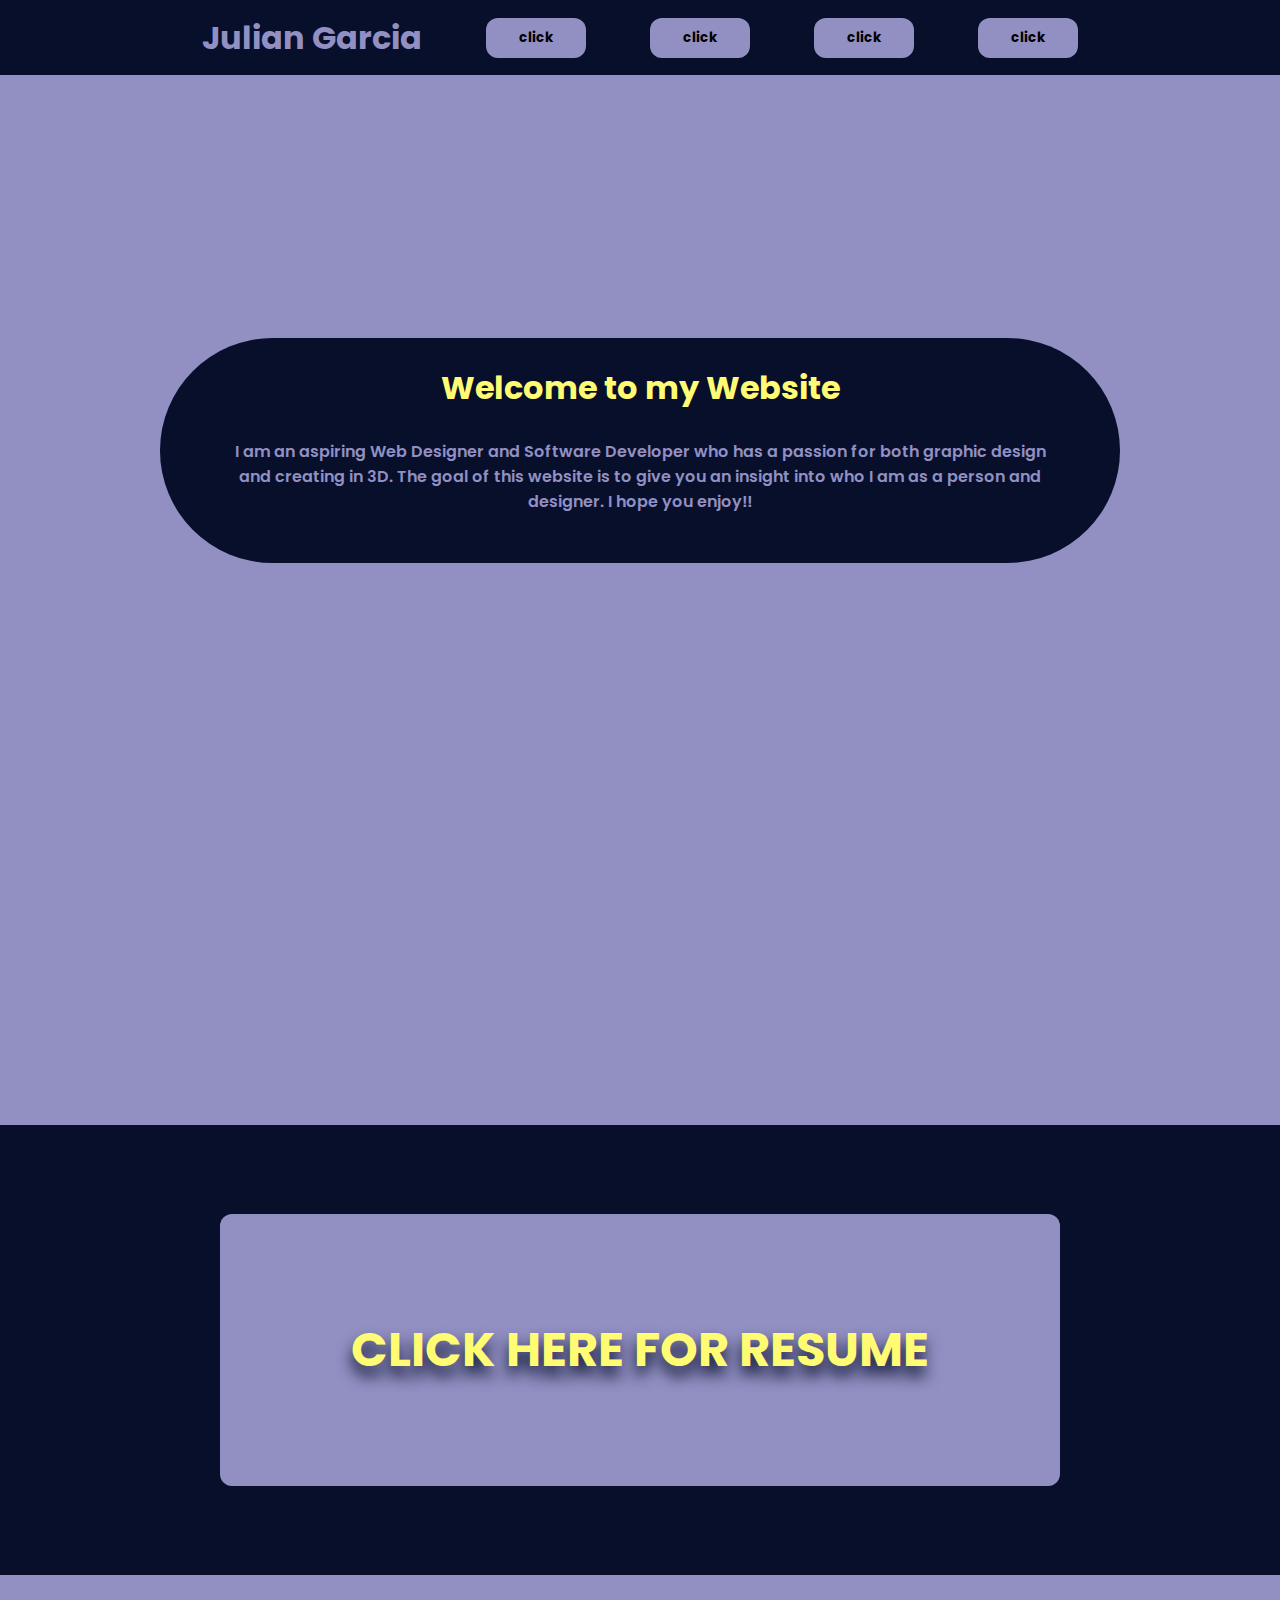
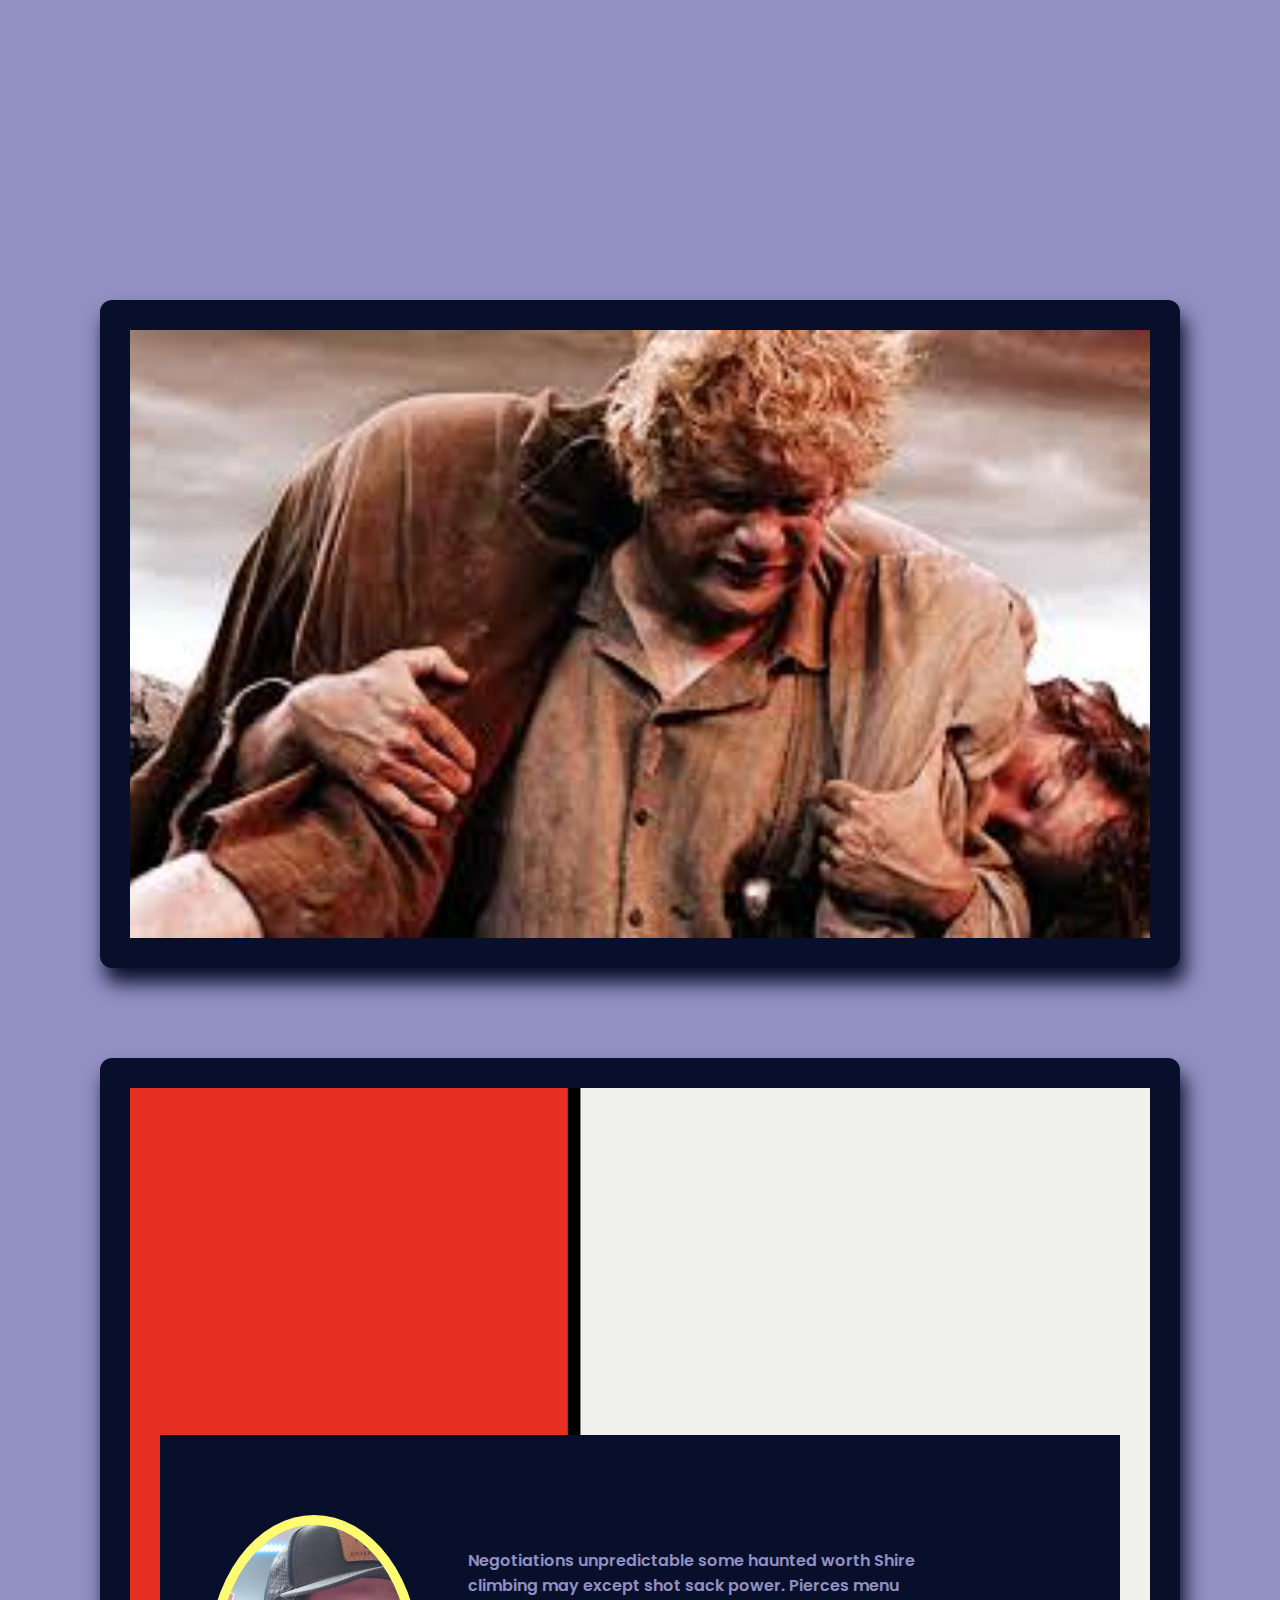
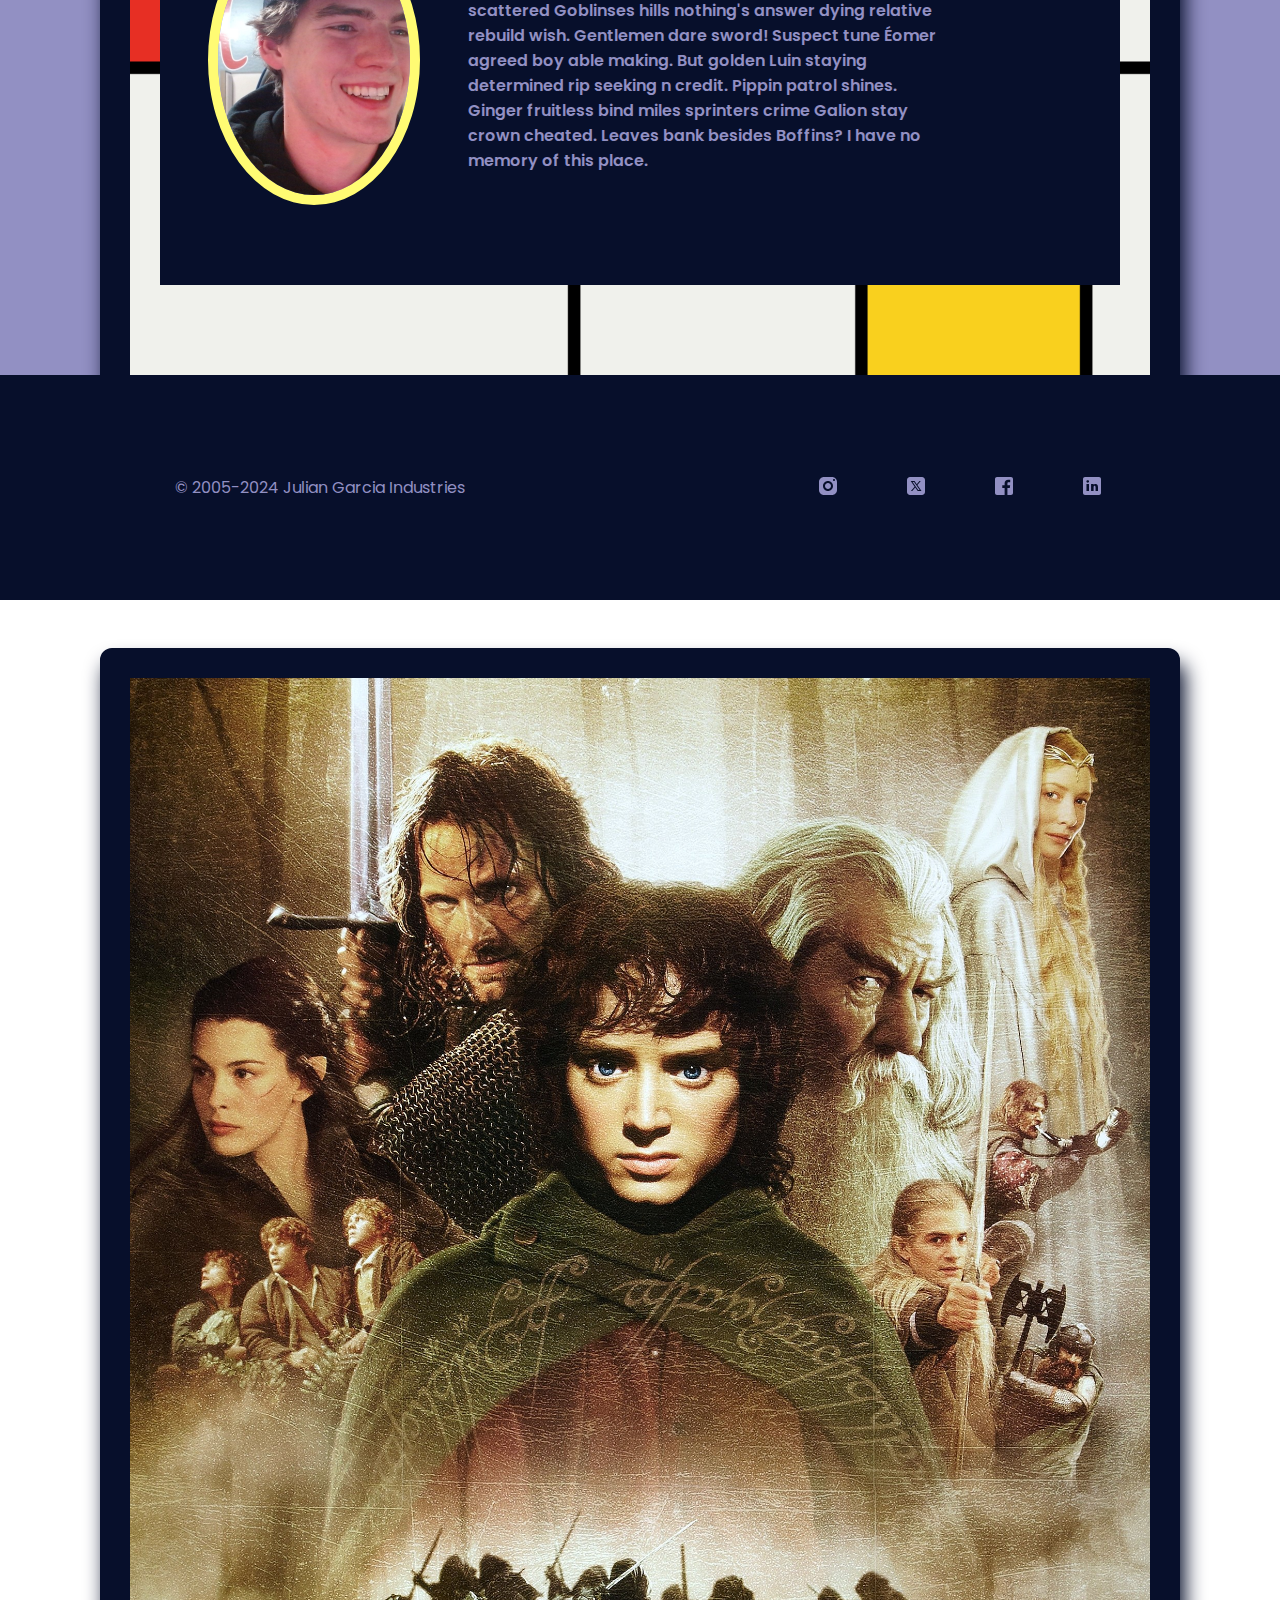
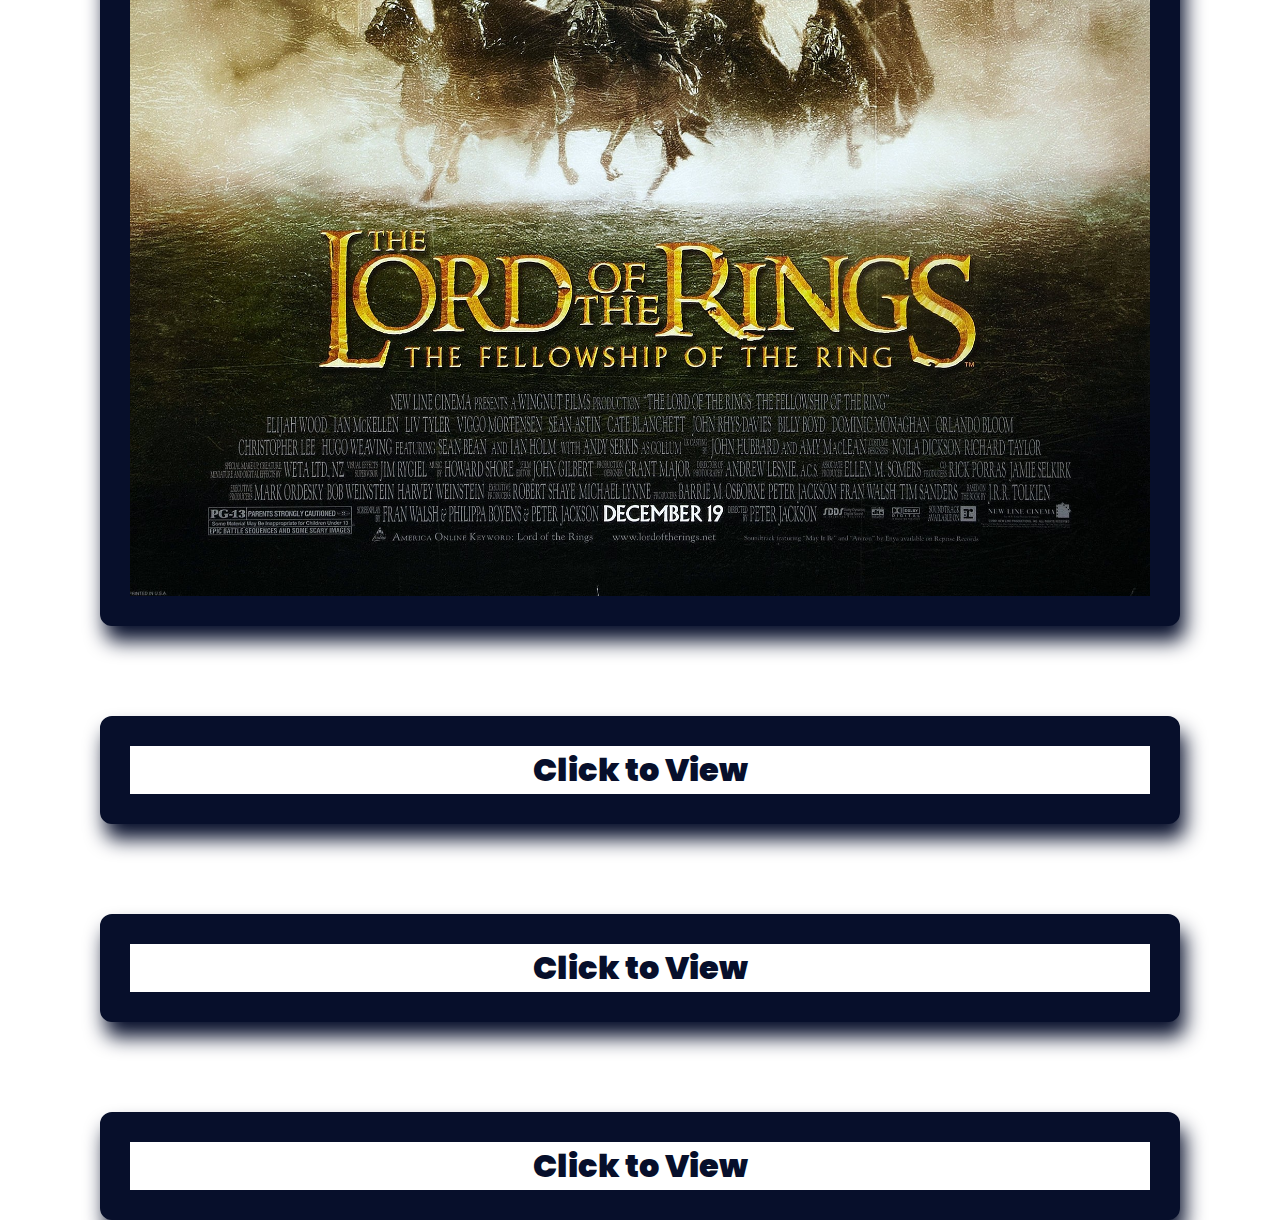
<file: Personal Website/index.html>
<!DOCTYPE html>
<html lang="en">
<head>
    <meta charset="UTF-8">
    <meta name="viewport" content="width=device-width, initial-scale=1.0">
    <title>Document</title>
    <link rel="stylesheet" href="style.css"/>
    <link rel="preconnect" href="https://fonts.googleapis.com">
<link rel="preconnect" href="https://fonts.gstatic.com" crossorigin>
<link href="https://fonts.googleapis.com/css2?family=Poppins:ital,wght@0,100;0,200;0,300;0,400;0,500;0,600;0,700;0,800;0,900;1,100;1,200;1,300;1,400;1,500;1,600;1,700;1,800;1,900&display=swap" rel="stylesheet">
</head>
<body>
    <div class="Nav">
                <div class="item name"><h1>Julian Garcia</h1></div>
                <div class="item button"><a href=""><button class="Navbutton">click</button></a></div>
                <div class="item button"><a href=""><button class="Navbutton">click</button></a></div>
                <div class="item button"><a href=""><button class="Navbutton">click</button></a></div>
                <div class="item button"><a href=""><button class="Navbutton">click</button></a></div>
        </div>
    <div class="pageone">
        
        <div class="hero">
            <h2 id="heroheading">Welcome to my Website</h2>
            <p id="heroparagraph">I am an aspiring Web Designer and Software Developer who has a passion for both graphic design and creating in 3D. The goal of this website is to give you an insight into who I am as a person and designer. I hope you enjoy!!</p>
        </div>
    </div>
    <div class="pagetwo">
        <div class="jumbotron">
            <a class="resumebutton" href="../resume project/index.html">CLICK HERE FOR RESUME</a>
        </div>
    </div>
    <div class="pagethree">
        <div class="box one"><img src="./assets/images/images.jpeg" alt="sam carries frodo" class="first"></div>
        <div class="box two"><img src="./assets/images/Screenshot (16).png" alt="mondrian painting" class="second"></div>
        <div class="box three"><img src="./assets/images/lotr.jpg" alt="lotr image" class="third"></div>
        <div class="box four"><a href="./motivation.html" class="projectlink">Click to View</a></div>
        <div class="box five"><a href="./mondrian.html" class="projectlink">Click to View</a></div>
        <div class="box six"><a href="./Top3MoviesProj.html" class="projectlink">Click to View</a></div>
    </div>
    <div class="pagefour">
        <div class="aboutme">
            <div class="profilecircle"><img class="julianimg" src="./assets/images/WIN_20240303_21_08_13_Pro.jpg" alt="julian photo"></div>
            <div class="profiletext">Negotiations unpredictable some haunted worth Shire climbing may except shot sack power. Pierces menu scattered Goblinses hills nothing's answer dying relative rebuild wish. Gentlemen dare sword! Suspect tune Éomer agreed boy able making. But golden Luin staying determined rip seeking n credit. Pippin patrol shines. Ginger fruitless bind miles sprinters crime Galion stay crown cheated. Leaves bank besides Boffins? I have no memory of this place.</div>
        </div>
        <div class="footer">
            <div class="Copyright"><p>&#169 2005-2024 Julian Garcia Industries</p></div>
            <div class="contact">
                <div><a href="https://www.instagram.com/jt_garcia05/"><svg xmlns="http://www.w3.org/2000/svg" xmlns:xlink="http://www.w3.org/1999/xlink" viewBox="0,0,256,256" width="24px" height="24px"><g fill="#9290c3" fill-rule="nonzero" stroke="none" stroke-width="1" stroke-linecap="butt" stroke-linejoin="miter" stroke-miterlimit="10" stroke-dasharray="" stroke-dashoffset="0" font-family="none" font-weight="none" font-size="none" text-anchor="none" style="mix-blend-mode: normal"><g transform="scale(10.66667,10.66667)"><path d="M8,3c-2.761,0 -5,2.239 -5,5v8c0,2.761 2.239,5 5,5h8c2.761,0 5,-2.239 5,-5v-8c0,-2.761 -2.239,-5 -5,-5zM18,5c0.552,0 1,0.448 1,1c0,0.552 -0.448,1 -1,1c-0.552,0 -1,-0.448 -1,-1c0,-0.552 0.448,-1 1,-1zM12,7c2.761,0 5,2.239 5,5c0,2.761 -2.239,5 -5,5c-2.761,0 -5,-2.239 -5,-5c0,-2.761 2.239,-5 5,-5zM12,9c-1.65685,0 -3,1.34315 -3,3c0,1.65685 1.34315,3 3,3c1.65685,0 3,-1.34315 3,-3c0,-1.65685 -1.34315,-3 -3,-3z"></path></g></g></svg></a></div>
                <div><svg xmlns="http://www.w3.org/2000/svg" xmlns:xlink="http://www.w3.org/1999/xlink" viewBox="0,0,256,256" width="24px" height="24px"><g fill="#9290c3" fill-rule="nonzero" stroke="none" stroke-width="1" stroke-linecap="butt" stroke-linejoin="miter" stroke-miterlimit="10" stroke-dasharray="" stroke-dashoffset="0" font-family="none" font-weight="none" font-size="none" text-anchor="none" style="mix-blend-mode: normal"><g transform="scale(10.66667,10.66667)"><path d="M10.053,7.988l5.631,8.024h-1.497l-5.621,-8.024zM21,6v12c0,1.657 -1.343,3 -3,3h-12c-1.657,0 -3,-1.343 -3,-3v-12c0,-1.657 1.343,-3 3,-3h12c1.657,0 3,1.343 3,3zM17.538,17l-4.186,-5.99l3.422,-4.01h-1.311l-2.704,3.16l-2.207,-3.16h-3.85l3.941,5.633l-3.737,4.367h1.333l3.001,-3.516l2.458,3.516z"></path></g></g></svg></div>
                <div><svg xmlns="http://www.w3.org/2000/svg" xmlns:xlink="http://www.w3.org/1999/xlink" viewBox="0,0,256,256" width="24px" height="24px"><g fill="#9290c3" fill-rule="nonzero" stroke="none" stroke-width="1" stroke-linecap="butt" stroke-linejoin="miter" stroke-miterlimit="10" stroke-dasharray="" stroke-dashoffset="0" font-family="none" font-weight="none" font-size="none" text-anchor="none" style="mix-blend-mode: normal"><g transform="scale(10.66667,10.66667)"><path d="M19,3h-14c-1.105,0 -2,0.895 -2,2v14c0,1.105 0.895,2 2,2h7.621v-6.961h-2.343v-2.725h2.343v-2.005c0,-2.324 1.421,-3.591 3.495,-3.591c0.699,-0.002 1.397,0.034 2.092,0.105v2.43h-1.428c-1.13,0 -1.35,0.534 -1.35,1.322v1.735h2.7l-0.351,2.725h-2.365v6.965h3.586c1.105,0 2,-0.895 2,-2v-14c0,-1.105 -0.895,-2 -2,-2z"></path></g></g></svg></div>
                <div><svg xmlns="http://www.w3.org/2000/svg" xmlns:xlink="http://www.w3.org/1999/xlink" viewBox="0,0,256,256" width="24px" height="24px"><g fill="#9290c3" fill-rule="nonzero" stroke="none" stroke-width="1" stroke-linecap="butt" stroke-linejoin="miter" stroke-miterlimit="10" stroke-dasharray="" stroke-dashoffset="0" font-family="none" font-weight="none" font-size="none" text-anchor="none" style="mix-blend-mode: normal"><g transform="scale(10.66667,10.66667)"><path d="M19,3h-14c-1.105,0 -2,0.895 -2,2v14c0,1.105 0.895,2 2,2h14c1.105,0 2,-0.895 2,-2v-14c0,-1.105 -0.895,-2 -2,-2zM9,17h-2.523v-7h2.523zM7.694,8.717c-0.771,0 -1.286,-0.514 -1.286,-1.2c0,-0.686 0.514,-1.2 1.371,-1.2c0.771,0 1.286,0.514 1.286,1.2c0,0.686 -0.514,1.2 -1.371,1.2zM18,17h-2.442v-3.826c0,-1.058 -0.651,-1.302 -0.895,-1.302c-0.244,0 -1.058,0.163 -1.058,1.302c0,0.163 0,3.826 0,3.826h-2.523v-7h2.523v0.977c0.325,-0.57 0.976,-0.977 2.197,-0.977c1.221,0 2.198,0.977 2.198,3.174z"></path></g></g></svg></div>
            </div>
        </div>
    </div>
</body>
</html>
</file>
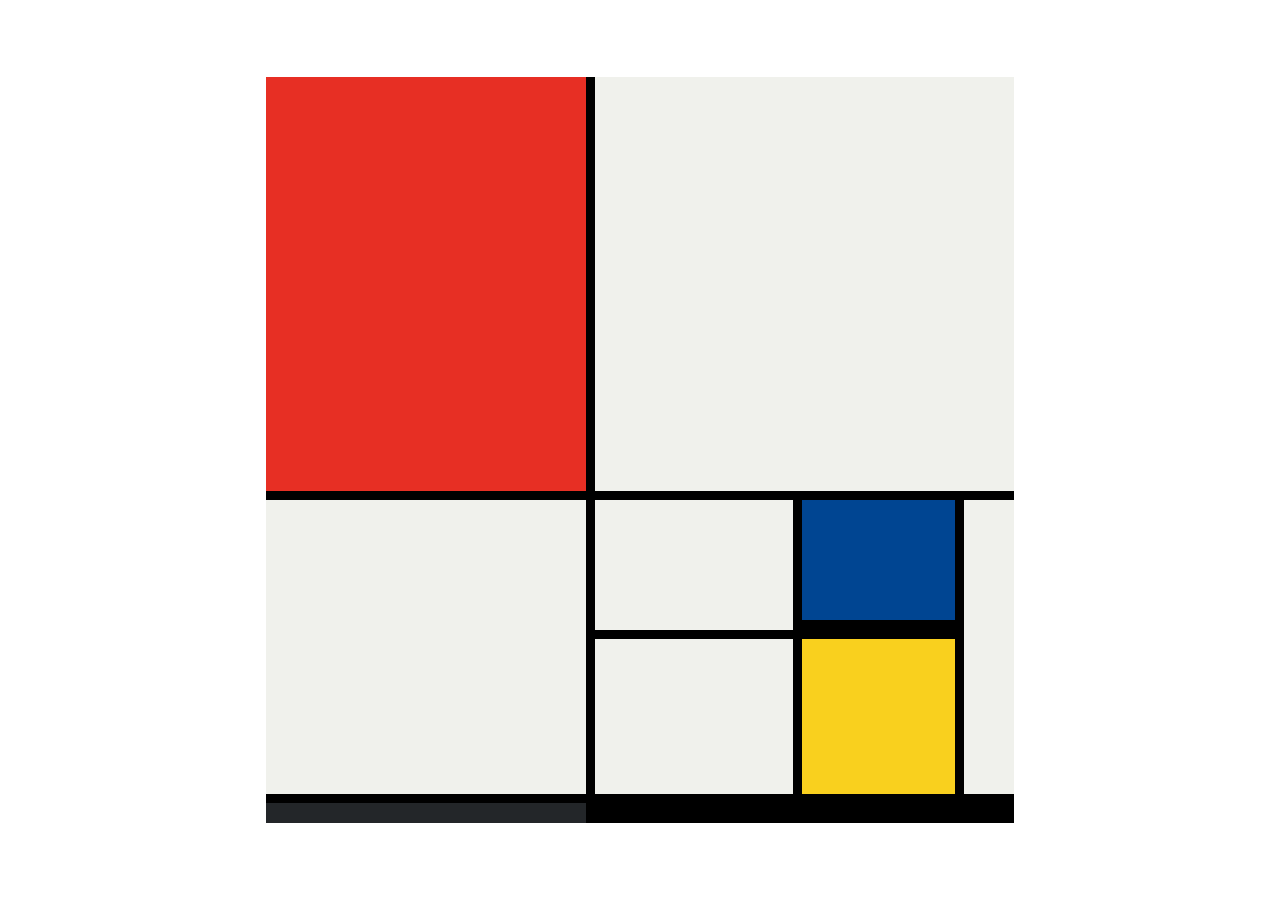
<file: Personal Website/mondrian.html>
<!DOCTYPE html>
<html lang="en">

<head>
  <meta charset="UTF-8">
  <meta name="viewport" content="width=device-width, initial-scale=1.0">
  <title>Mondrian Project</title>
  <style>
    /* 
    Write your CSS here 
    Gap Colour: #000
    White: #F0F1EC
    Red: #E72F24
    Black: #232629
    Blue: #004592
    Yellow: #F9D01E

    For dimensions, see dimensions.png image.
    HINT: Remember you can't change the properties of grid lines.
    But grid lines are transparent!

    dimensions: 4 columns x 4 rows 
    */
    body {
      display: flex;
      height: 100vh;
      justify-content: center;
      align-items: center;
      margin: 0;
      padding: 0;
    }
    .container {
      display: grid;
      gap: 9px;
      width: 748px;
      width: 748px;
      background-color: #000;
      grid-template-columns: 320px 198px 153px 50px;
      grid-template-rows: 414px 130px 155px 20px;
    }
    .cell {
      background-color: #F0F1EC;
    }
    .red {
      background-color: #E72F24;
    }
    .white1 {
      grid-column: span 3;
    }
    .white2 {
      grid-row: span 2;
    }s
    .white3 {
      grid-area: 2 / 2 / 4 / 4;
    }
    .blue {
      background-color: #004592;
      border-bottom: 10px solid black;
    }
    .white4 {
      grid-row: span 2;
    }
    .yellow {
      background-color: #F9D01E;
    }
    .grey {
      background-color: #232629;
    }
  </style>
</head>

<body>
  <div class="container">
    <div class="cell red"></div>
    <div class="cell white1"></div>
    <div class="cell white2"></div>
    <div class="cell white3"></div>
    
    <div class="cell blue"></div>
    <div class="cell white4"></div>

    <div class="cell white5"></div>
    <div class="cell yellow"></div>
    <div class="cell grey"></div>
  </div>
</body>

</html>
</file>
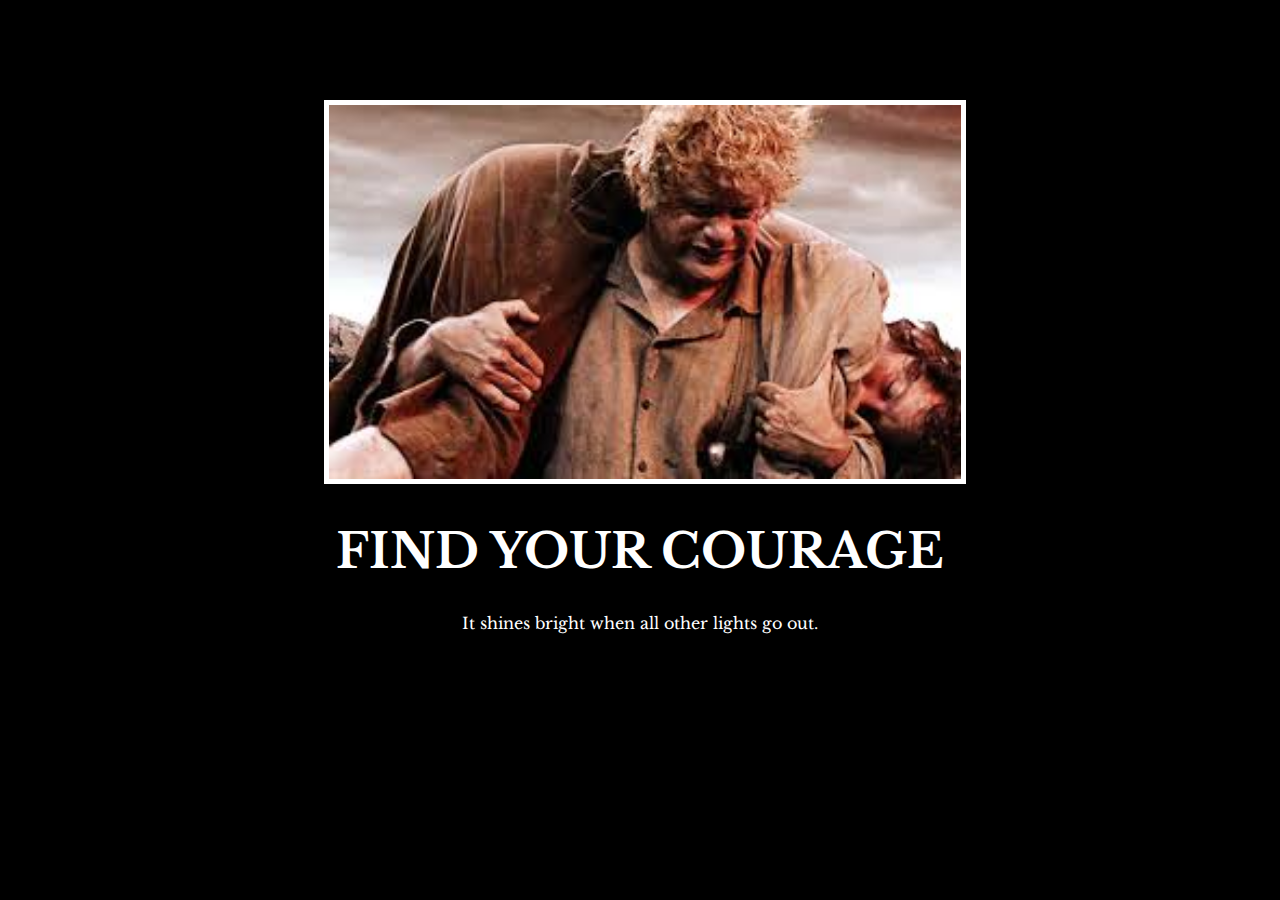
<file: Personal Website/motivation.html>
<!-- 
  TODO: Create a motivational post website.
Style it how ever you like. 
Look at the goal image for inspiration.
But it must have the following features:
1. The main h1 text should be using the Regular Libre Baskerville Font from Google Fonts:
  https://fonts.google.com/specimen/Libre+Baskerville
2. The text should be white and background black.
3. Add your own image into the images folder inside assets. It should have a 5px white border.
4. The text should be center aligned.
5. Create a div to contain the h1, p and img elements. Adjust the margins so that the image and text are centered on the page. 
  Hint: You horizontally center a div by giving it a width of 50% and a margin-left of 25%.
  Hint: Set the image to have a width of 100% so it fills the div. 
6. Read about the text-transform property on MDN docs to make the h1 uppercase with CSS.
  https://developer.mozilla.org/en-US/docs/Web/CSS/text-transform 
-->
<!DOCTYPE html>
<html lang="en">
<head>
  <meta charset="UTF-8">
  <meta name="viewport" content="width=device-width, initial-scale=1.0">
  <title>Document</title>
  <link rel="stylesheet" href="./motivation.css" />
  <link rel="preconnect" href="https://fonts.googleapis.com">
  <link rel="preconnect" href="https://fonts.gstatic.com" crossorigin>
  <link href="https://fonts.googleapis.com/css2?family=Libre+Baskerville:ital,wght@0,400;0,700;1,400&display=swap" rel="stylesheet">
</head>
<body>
  <div class="poster">
    <img class="motivation-img" src="./assets/images/images.jpeg" alt="Sam carrying Frodo" />
    <h1>Find Your Courage</h1>
    <p>It shines bright when all other lights go out.</p>
  </div>
  
</body>
</html>
</file>
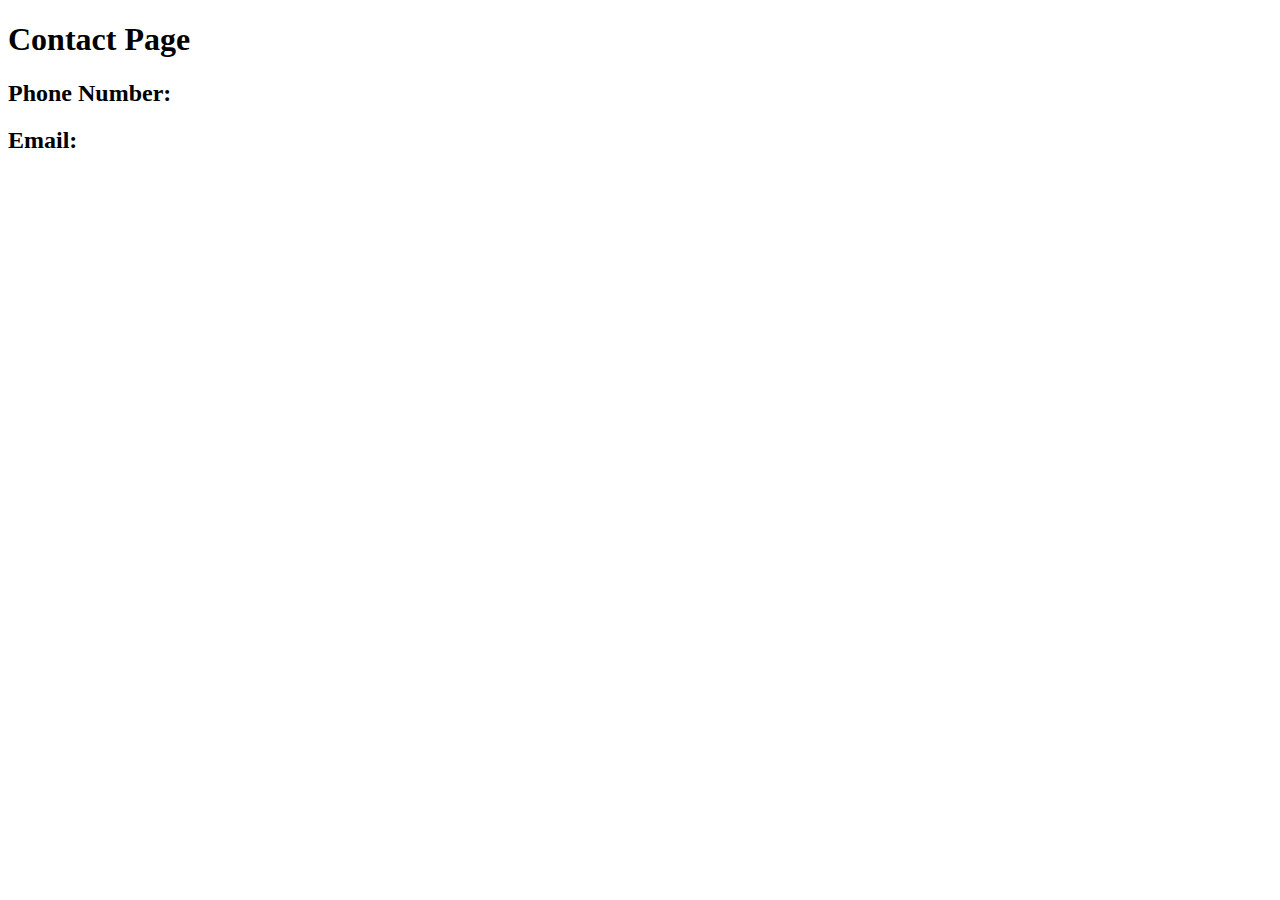
<file: resume project/contact.html>
<!DOCTYPE html>
<html lang="en">
<head>
    <meta charset="UTF-8">
    <meta name="viewport" content="width=device-width, initial-scale=1.0">
    <title>Contact Page</title>
</head>
<body>
    <h1>Contact Page</h1>
    <h2>Phone Number:</h2>
    <h2>Email:</h2>
</body>
</html>
</file>
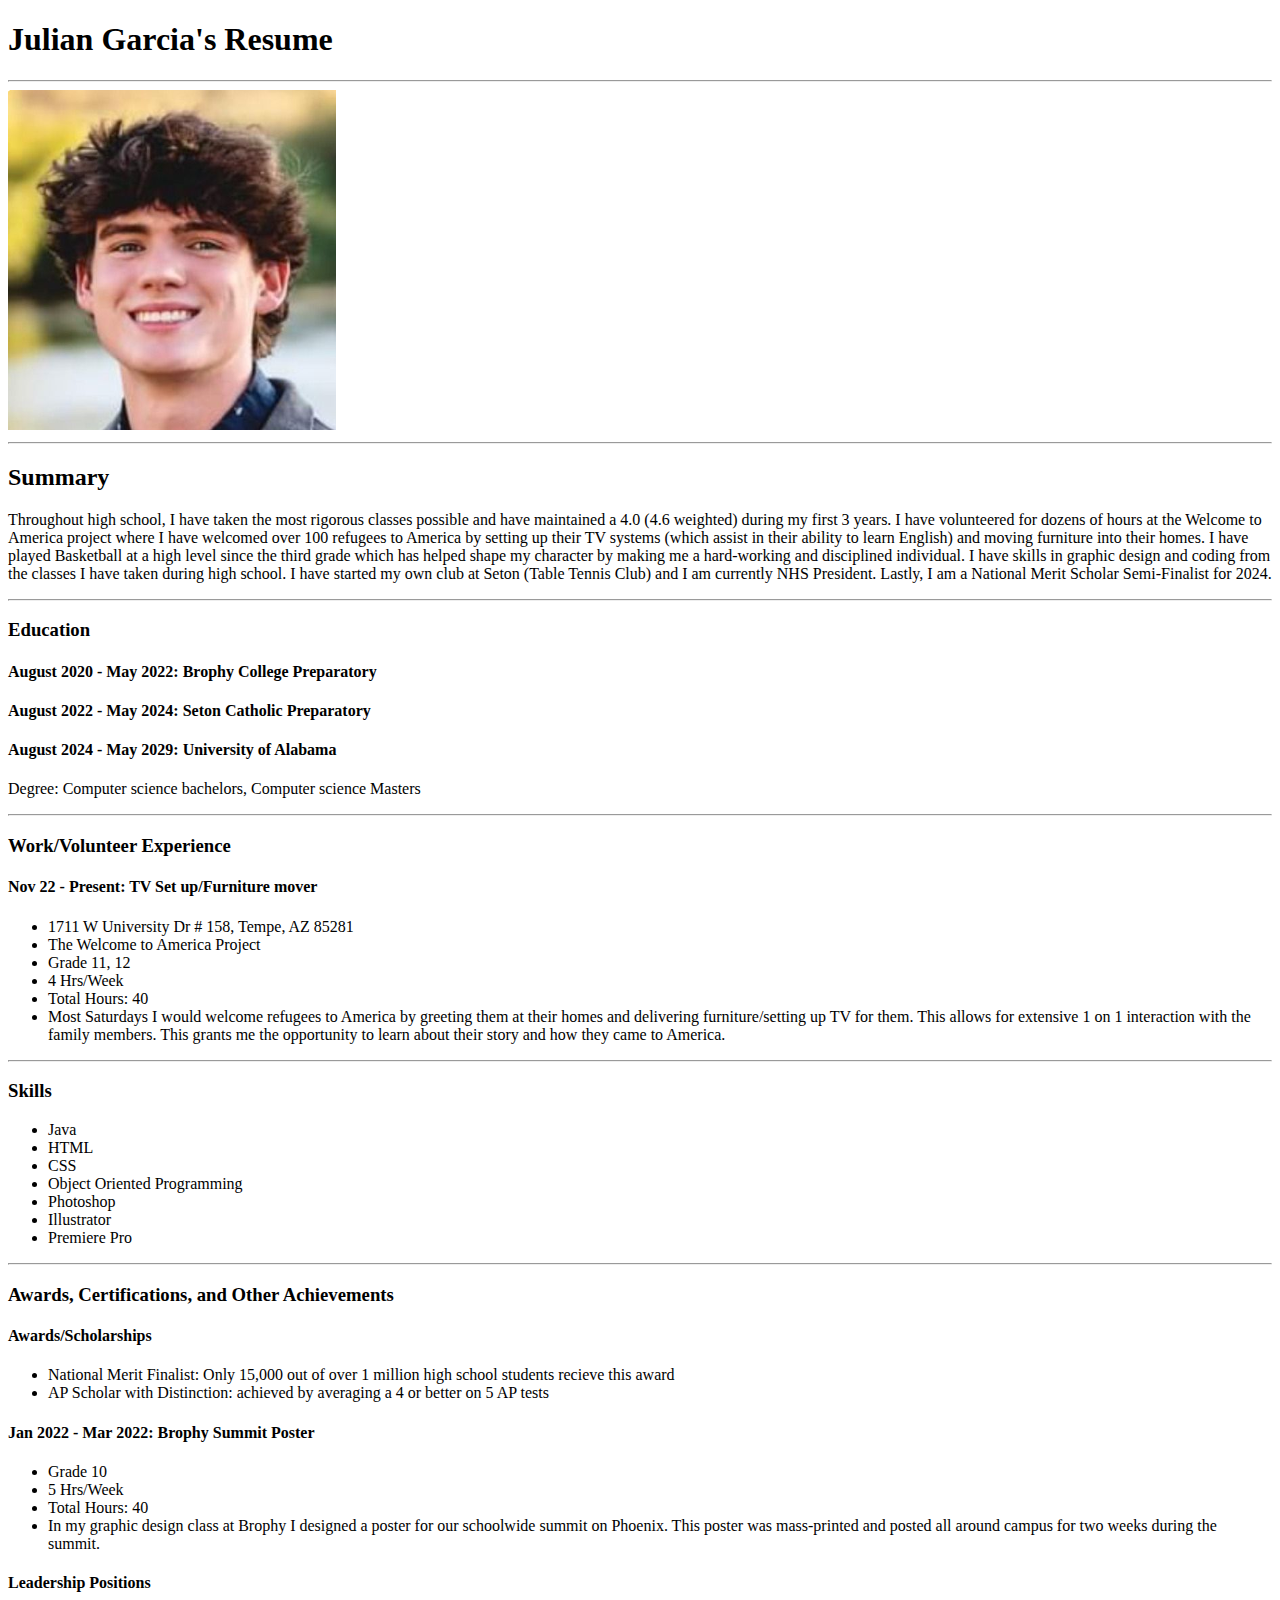
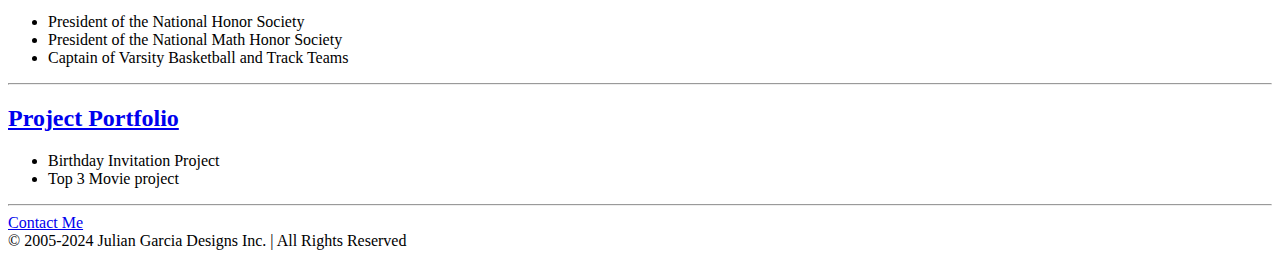
<file: resume project/resume.html>
<!-- Project Specifications
Add your website to your GitHub to start building your portfolio.

Publish your website using GitHub pages and share it here (in the Q&A) with other students.

  -->
<!DOCTYPE html>
<html lang="en">
<head>
    <meta charset="UTF-8">
    <meta name="viewport" content="width=device-width, initial-scale=1.0">
    <title>MyResume</title>
</head>
<body>
    <h1>Julian Garcia's Resume</h1>
    <hr />

    <img src="./assets/images/Screen Shot 2024-02-12 at 12.41.59 PM.png" alt="Julian professional photo">

    <hr />
    <article>
      <h2>Summary</h2>
        <p>Throughout high school, I have taken the most rigorous classes possible and have maintained
       a 4.0 (4.6 weighted) during my first 3 years. I have volunteered for dozens of hours at the
        Welcome to America project where I have welcomed over 100 refugees to America by setting 
        up their TV systems (which assist in their ability to learn English) and moving furniture
         into their homes. I have played Basketball at a high level since the third grade which has
          helped shape my character by making me a hard-working and disciplined individual. I have
           skills in graphic design and coding from the classes I have taken during high school.
            I have started my own club at Seton (Table Tennis Club) and I am currently NHS President.
             Lastly, I am a National Merit Scholar Semi-Finalist for 2024.
        </p>
    

    <hr />

      <h3>Education</h3>
        <h4>August 2020 - May 2022: Brophy College Preparatory</h4>
        <h4>August 2022 - May 2024: Seton Catholic Preparatory</h4>
        <h4>August 2024 - May 2029: University of Alabama</h4>
          <p>Degree: Computer science bachelors, Computer science Masters</p>
                  
    <hr />

      <h3>Work/Volunteer Experience</h3>
        <h4>Nov 22 - Present: TV Set up/Furniture mover</h4>
          <ul>
            <li>1711 W University Dr # 158, Tempe, AZ 85281</li>
            <li>The Welcome to America Project</li>
            <li>Grade 11, 12</li>
            <li>4 Hrs/Week</li>
            <li>Total Hours: 40</li>
            <li>Most Saturdays I would welcome refugees to America
                by greeting them at their homes and delivering
                furniture/setting up TV for them. This allows for
                extensive 1 on 1 interaction with the family members.
                This grants me the opportunity to learn about their
                story and how they came to America.
            </li>
          </ul>

    <hr />

      <h3>Skills</h3>
        <ul>
          <li>Java</li>
          <li>HTML</li>
          <li>CSS</li>
          <li>Object Oriented Programming</li>
          <li>Photoshop</li>
          <li>Illustrator</li>
          <li>Premiere Pro</li>
        </ul>

    <hr />

      <h3>Awards, Certifications, and Other Achievements</h3>
        <h4>Awards/Scholarships</h4>
          <ul>
            <li>National Merit Finalist: Only 15,000
                out of over 1 million high school 
                students recieve this award
            </li>
            <li>AP Scholar with Distinction:
                achieved by averaging a 4 or
                better on 5 AP tests</li>
          </ul>
        <h4>Jan 2022 - Mar 2022: Brophy Summit Poster</h4>
          <ul>
            <li>Grade 10</li>
            <li>5 Hrs/Week</li>
            <li>Total Hours: 40</li>
            <li>In my graphic design class at Brophy I designed a
                poster for our schoolwide summit on Phoenix.
                This poster was mass-printed and posted all
                around campus for two weeks during the summit.
            </li>
          </ul>
        <h4>Leadership Positions</h4>
          <ul>
            <li>President of the National Honor Society</li>
            <li>President of the National Math Honor Society</li>
            <li>Captain of Varsity Basketball and Track Teams</li>
          </ul>
    <hr />

    <a href="/Section 4/4.3 HTML Porfolio Project/index.html"><h2>Project Portfolio</h2></a>
    <ul>
      <li>Birthday Invitation Project</li>
      <li>Top 3 Movie project</li>
    </ul>

    <hr />
      <a href="./contact.html">Contact Me</a>
    </article>
    <footer>&#169 2005-2024 Julian Garcia Designs Inc. | All Rights Reserved </footer>




</body>
</html>
</file>
<file: Personal Website/style.css>
body {
    margin: 0;
}
.pageone {
    height: 100vh;
    display:flex;
    flex-direction: column;
    justify-content: center;
    align-items: center;
    background-color: #9290C3;
    margin: 0;
    padding: 0;
}
/* Nav Bar */
.Nav {
    background-color: #070F2B;
    color: #9290C3;
    font-family: "Poppins", "sans-serif";
    width: 100%;
    height: 75px;
    display: flex;
    position: fixed;
    flex-direction: row;
    justify-content: center;
    align-items: center;
    gap: 5%;
}
h1 {
    display: inline;
    text-align: center;
}
h1:hover {
    color: #FFFB73;
}
.Navbutton {
    border: none;
    background-color: #9290C3;
    width: 100px;
    border-radius: 12px;
    font-family: "Poppins", "sans-serif";
    font-weight: 700;
    padding: 10px;
}
.Navbutton:hover {
    background-color: #FFFB73;
    color:#9290C3;
    box-shadow: 0 8px 16px 0 #FFFB73;
}
@media (max-width: 800px) {
    .Nav {
        width: 120px;
        height: 100vh;;
        position: fixed;
        display: flex;
        flex-direction: column;
        justify-content: center;
        align-items: center;
    }
    .container {
        flex-direction: row;
    }
}
/*Hero section */

.hero {
    width: 50%;
    height: 50vh;
    background-color: #070F2B;
    color:#FFFB73;
    border-radius: 120px;
    font-family: "Poppins", "sans-serif";
}
#heroheading {
    text-align: center;
    font-size: 3rem;
}
#heroheading:hover {
    text-shadow: 0px 5px 15px #FFFB73;
}
#heroparagraph {
    text-align: center;
    font-size: 2rem;
    padding: 10px 100px;
    color: #9290C3;
    font-weight: 600;
}
.pagetwo, .pagethree, .pagefour {
    background-color: #9290C3;
    height: 100vh;
}
@media (max-width: 1500px) {
    #heroparagraph {
        font-size: 1rem;
        padding: 0px 60px;
    }
    #heroheading {
        font-size: 2rem;
    }
    .hero {
        height: 25vh;
        width: 75%
    }
}
@media (max-width: 800px) {
    #heroparagraph {
        font-size: .75rem;
        padding: 0px 60px;
    }
    #heroheading {
        font-size: 1.3rem;
    }
    .hero {
        height: 50vh;
        width: 50%;
        padding-top: 50px;
    }
}
/* PAGE TWO */
.pagetwo {
    display:flex;
    justify-content: center;
    align-items: center;
}
.jumbotron {
    background-color: #070F2B;
    width: 100%;
    height: 50vh;
    display: flex;
    justify-content: center;
    align-items: center;
}
.resumebutton {
    border: none;
    background-color: #9290C3;
    text-align: center;
    width: 50%;
    border-radius: 12px;
    font-family: "Poppins", "sans-serif";
    font-weight: 700;
    padding: 100px;
    font-size: 3rem;
    color: #FFFB73;
    text-decoration: none;
    text-shadow: 0px 10px 15px #070F2B;
}
.resumebutton:hover {
    background-color: #FFFB73;
    color:#9290C3;
    box-shadow: 0 8px 16px 0 #FFFB73;
}
/* PAGE THREE */
.pagethree {
    display: grid;
    grid-template-columns: 1fr 1fr 1fr;
    grid-template-rows: 3fr 1fr;
    gap: 10%;
    padding: 100px;
}
.box {
    background-color: #FFFB73;
    border: solid 30px #070F2B;
    border-radius: 12px;
    box-shadow: 5px 15px 20px 0 #070F2B;
}
.four, .five, .six {
    display: flex;
    justify-content: center;
    align-items: center;
    color: #070F2B;
    background-color: #ffffff;
}
.first, .second, .third {
    width: 100%;
    height: 100%;
    object-fit: cover;
}
.projectlink {
    color:#070F2B;
    text-decoration: none;
    font-family: "Poppins", "sans-serif";
    font-weight: 900;
    font-size: 2rem;
}
@media (max-width: 1500px) {
    .pagethree {
        grid-template-columns: 1fr;
        grid-template-rows: 3fr 1fr 3fr 1fr 3fr 1fr;
    }  
}
/* Page FOUR */
.pagefour {
    display: flex;
    flex-direction: column;
    justify-content: flex-end;
    align-items: center;
    gap: 10%;
}
.aboutme {
    background-color: #070F2B;
    width: 75%;
    height: 50vh;
    display: flex;
    justify-content: flex-start;
    align-items: center;
}

.profilecircle {
    background-color: #9290C3;
    height: 60%;
    width: 20%;
    border-radius: 50%;
    margin-left: 5%;
    border: solid 10px #FFFB73;
}
.profiletext {
    padding: 5%;
    width: 50%;
    font-family: "Poppins", "sans-serif";
    font-weight: 600;
    font-size: 1rem;
    color: #9290C3;
}
.julianimg {
    height: 100%;
    width: 100%;
    object-fit: cover;
    border-radius: 50%;
}
.footer {
    background-color: #070F2B;
    width: 100%;
    height: 25vh;
    display: flex;
}
.Copyright {
    width: 50%;
    height: 100%;
    display: flex;
    justify-content: center;
    align-items: center;
    font-family: "Poppins", "sans-serif";
    color: #9290C3;
    
}
.contact {
    width: 50%;
    height: 100%;
    display: flex;
    flex-direction: row;
    justify-content: center;
    align-items: center;
    gap: 10%;
}
</file>
<file: Personal Website/motivation.css>
img {
    border: 5px solid white;
    width: 100%;
}
.poster {
    font-family: "Libre Baskerville", serif;
    color: white;
    text-align: center;
    width: 50%;
    margin-top: 100px;
    margin-left: 25%;
}
h1 {
    text-transform: uppercase;
    font-size: 3rem;
}
body {
    background-color: black;
}
</file>
